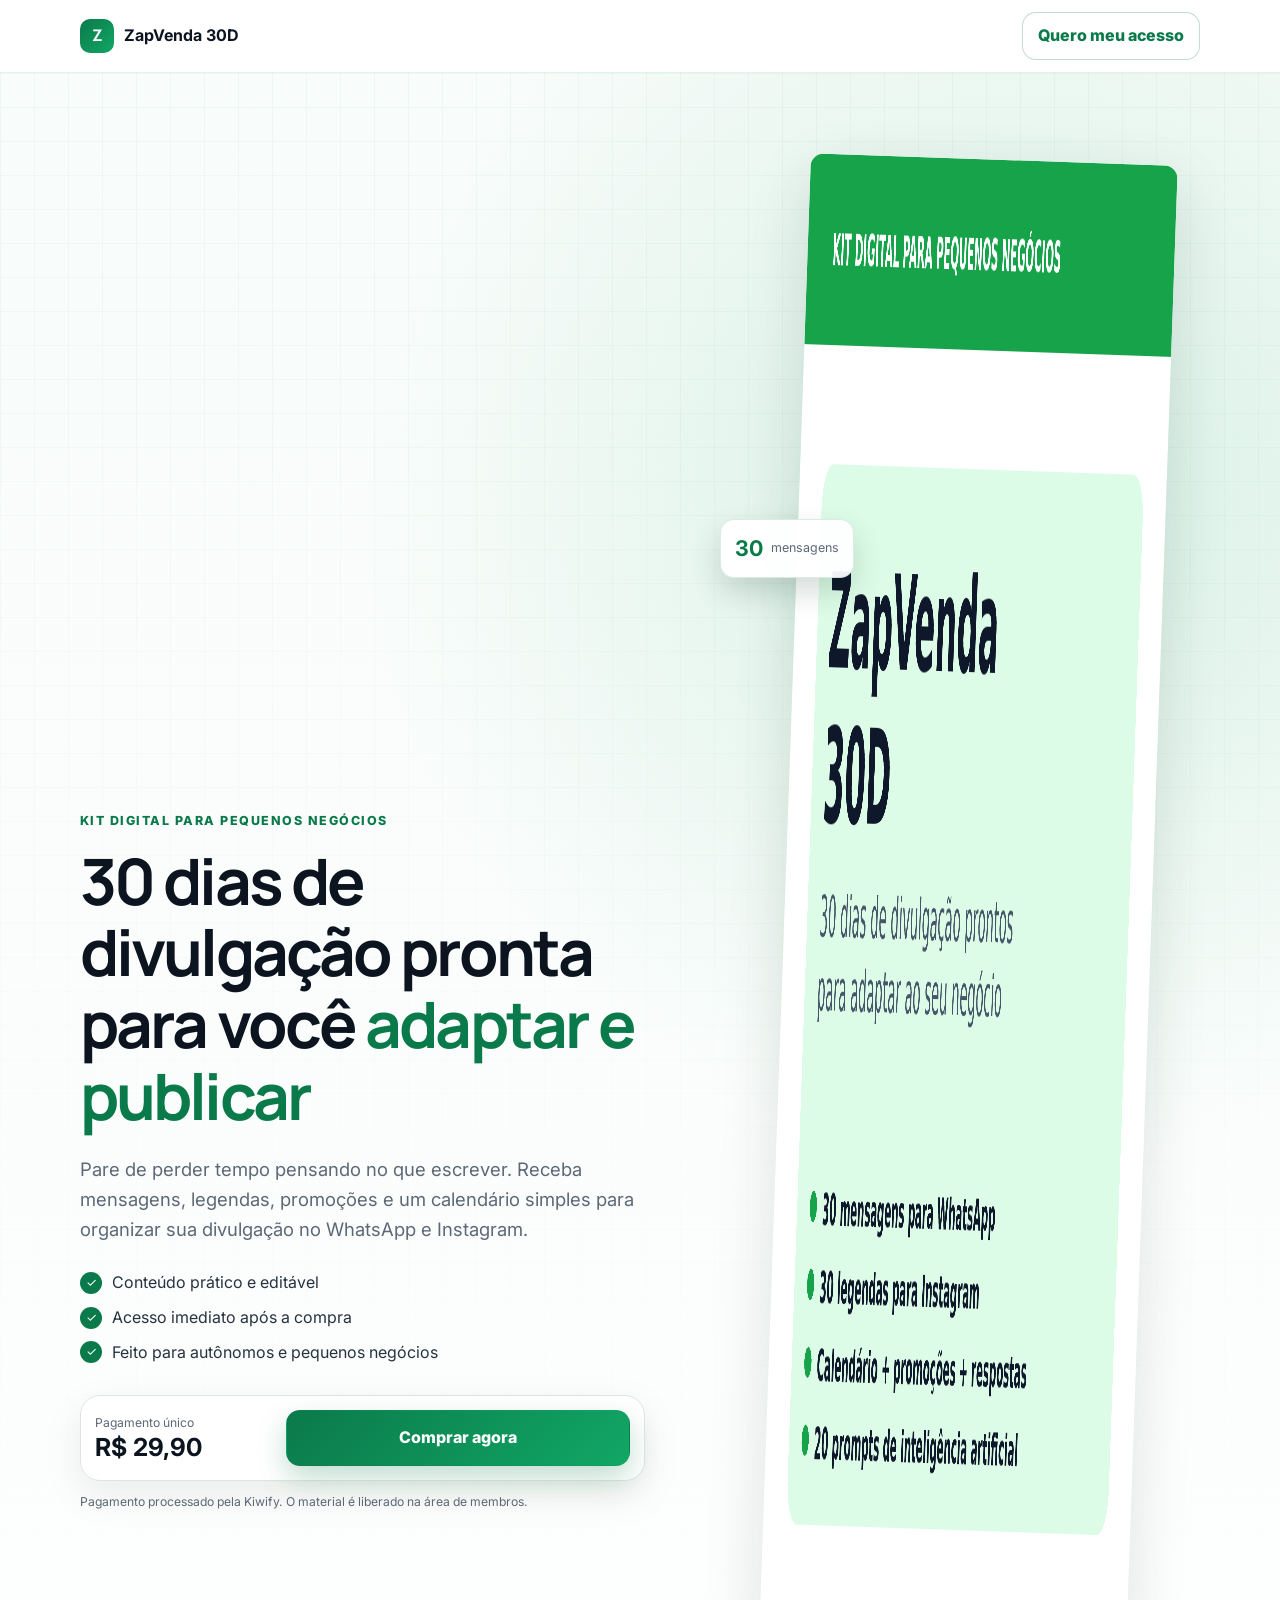
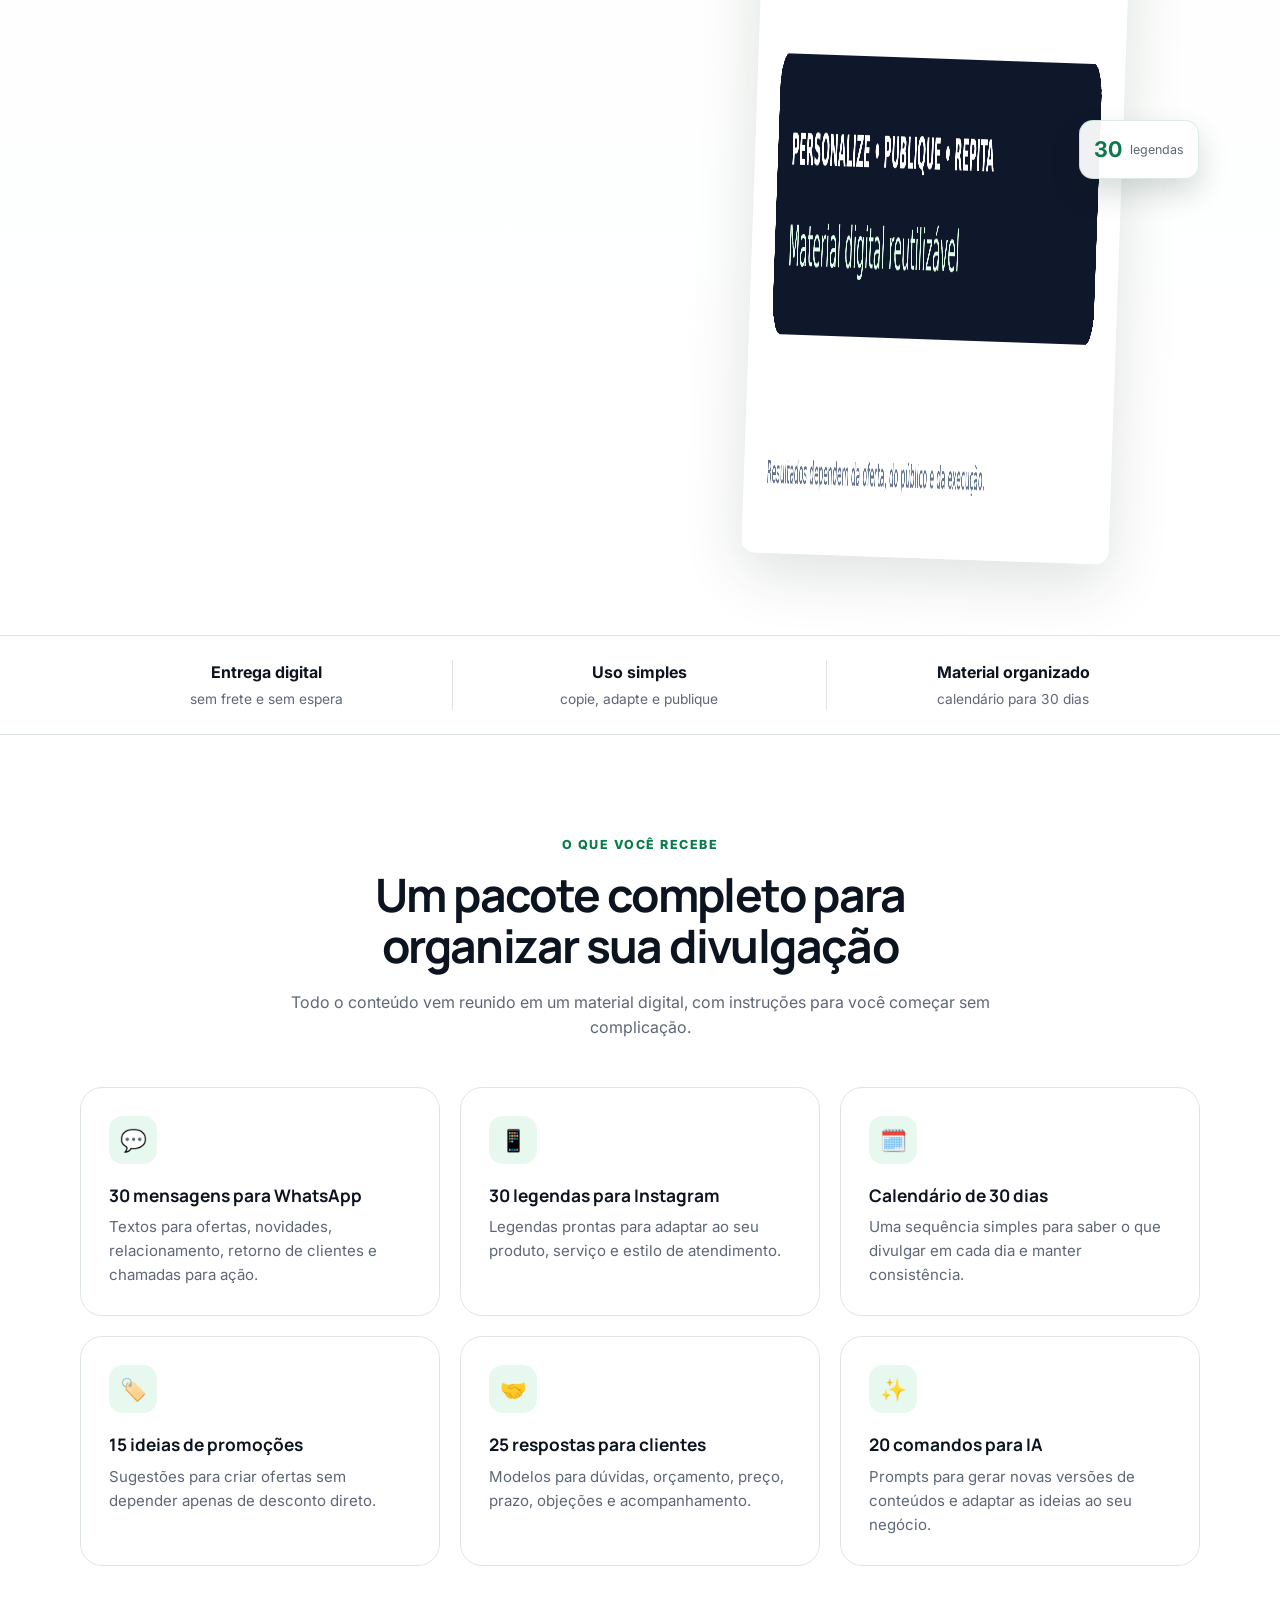
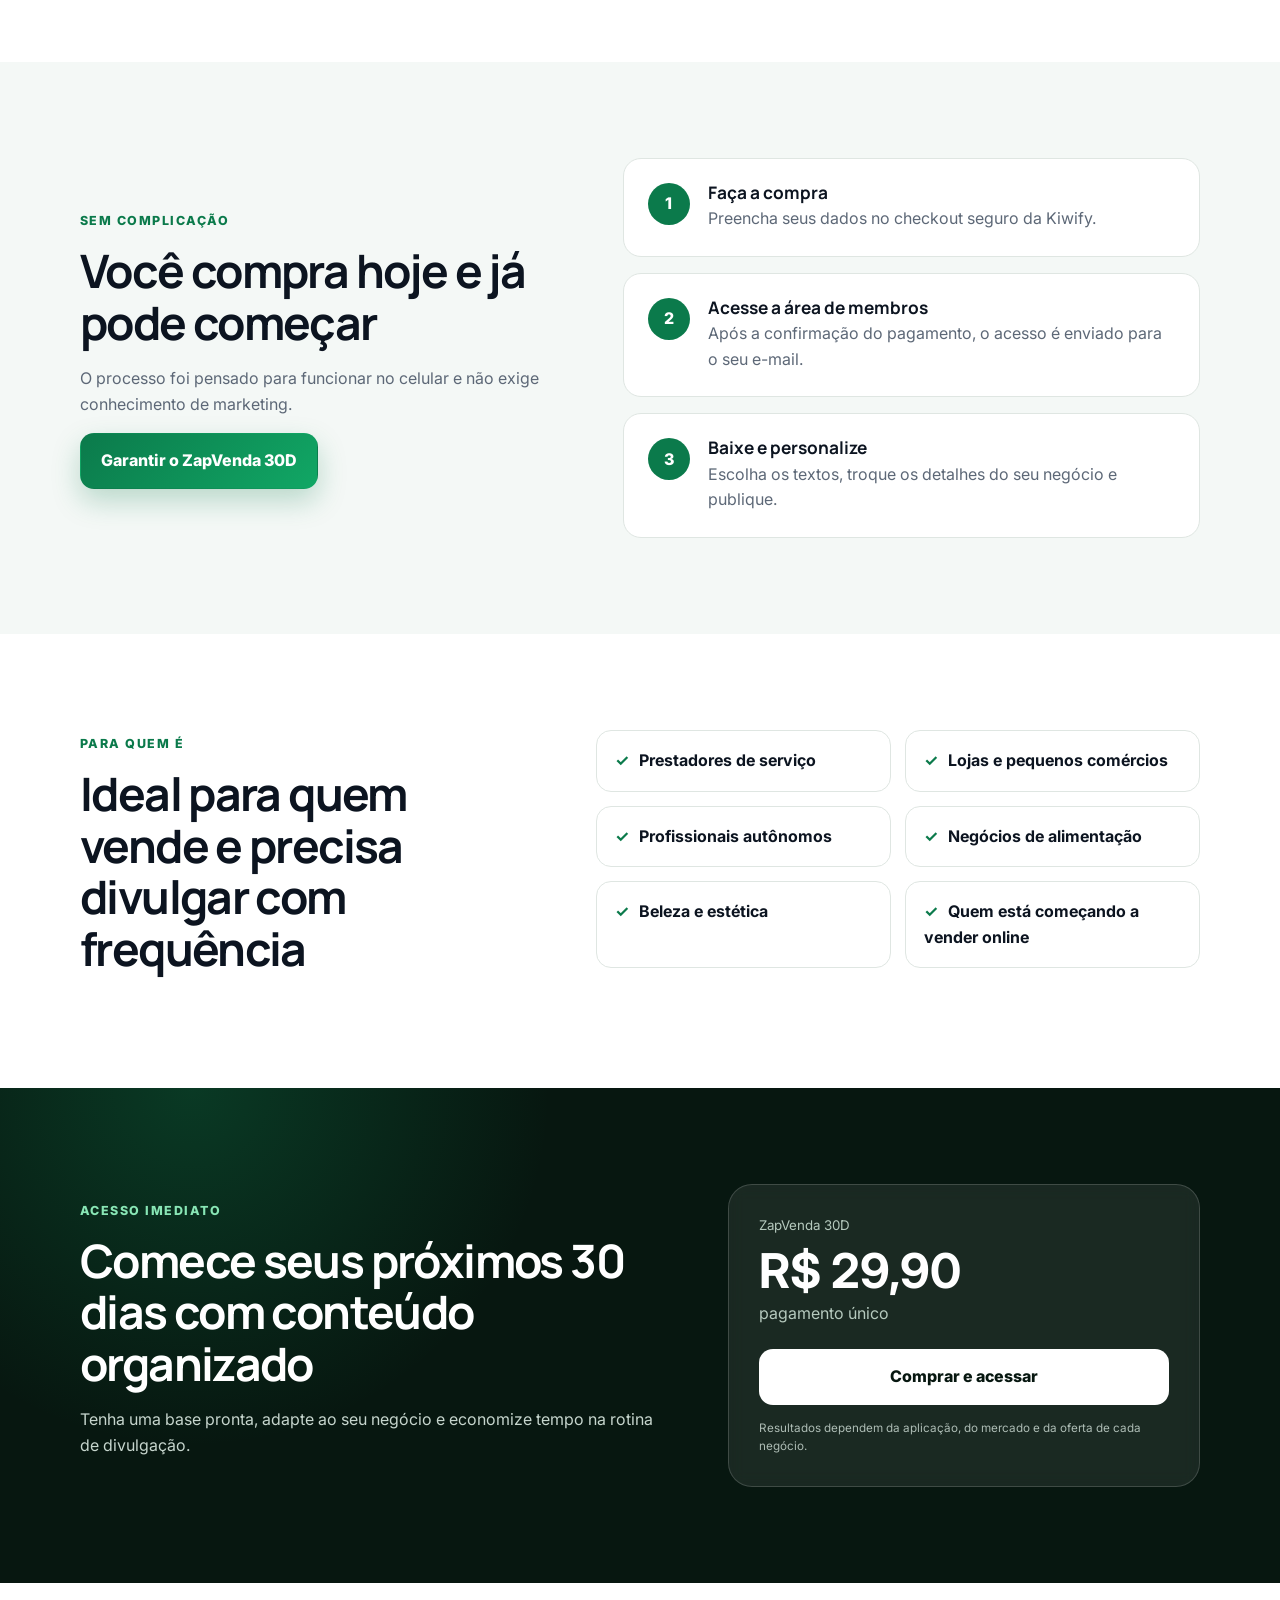
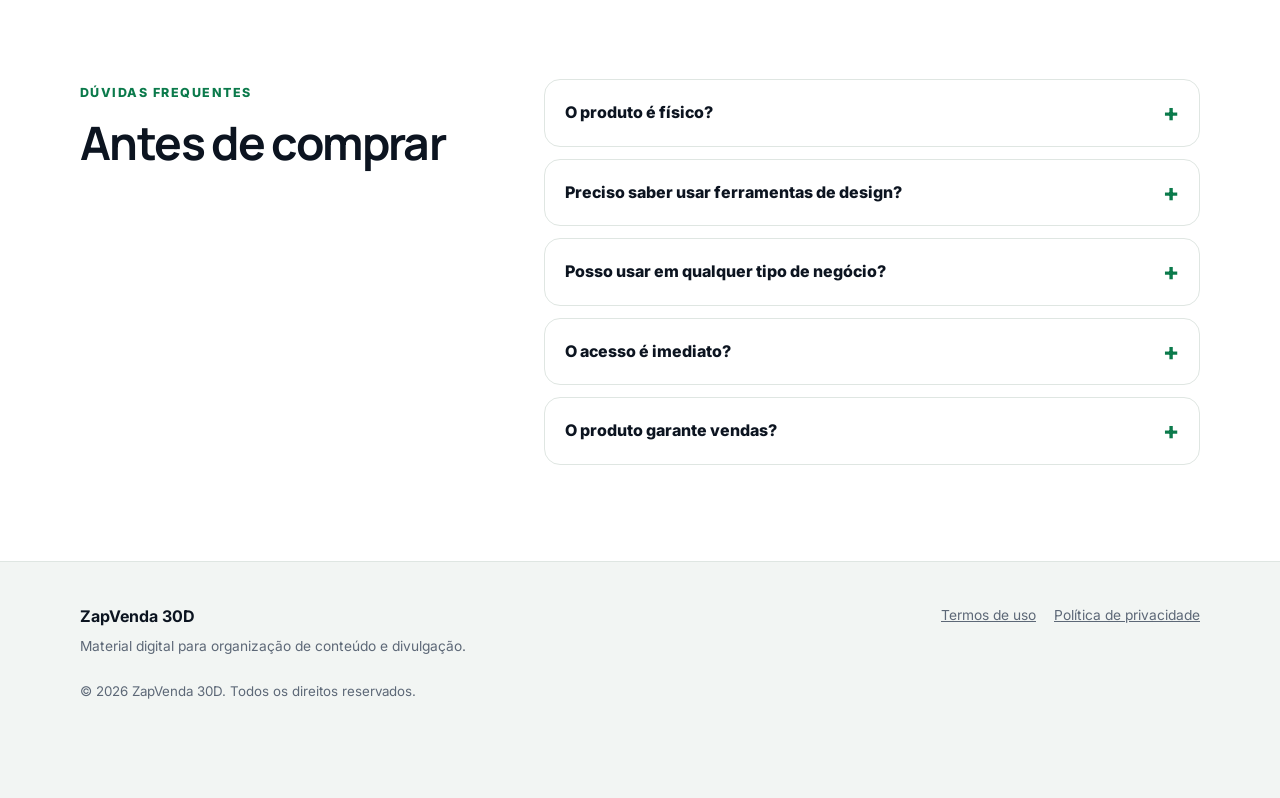
<file: index.html>
<!doctype html>
<html lang="pt-BR">
<head>
  <meta charset="utf-8">
  <meta name="viewport" content="width=device-width, initial-scale=1">
  <meta name="description" content="ZapVenda 30D: mensagens, legendas, promoções e calendário de divulgação para pequenos negócios e autônomos.">
  <meta name="theme-color" content="#0b7a4b">
  <meta property="og:title" content="ZapVenda 30D — Divulgação pronta para adaptar">
  <meta property="og:description" content="30 dias de mensagens, legendas, promoções e calendário para divulgar seu negócio com mais organização.">
  <meta property="og:type" content="website">
  <meta property="og:image" content="assets/capa-zapvenda30d.png">
  <title>ZapVenda 30D | Divulgação pronta para o seu negócio</title>
  <link rel="preconnect" href="https://fonts.googleapis.com">
  <link rel="preconnect" href="https://fonts.gstatic.com" crossorigin>
  <link href="https://fonts.googleapis.com/css2?family=Inter:wght@400;500;600;700;800&family=Manrope:wght@700;800&display=swap" rel="stylesheet">
  <link rel="stylesheet" href="styles.css">
</head>
<body>
  <header class="topbar">
    <div class="container topbar__inner">
      <a class="brand" href="#inicio" aria-label="ZapVenda 30D">
        <span class="brand__mark">Z</span>
        <span>ZapVenda <b>30D</b></span>
      </a>
      <a class="button button--small" href="https://pay.kiwify.com.br/D3jXjMT" rel="noopener">Quero meu acesso</a>
    </div>
  </header>

  <main>
    <section class="hero" id="inicio">
      <div class="container hero__grid">
        <div class="hero__copy">
          <span class="eyebrow">KIT DIGITAL PARA PEQUENOS NEGÓCIOS</span>
          <h1>30 dias de divulgação pronta para você <span>adaptar e publicar</span></h1>
          <p class="hero__lead">Pare de perder tempo pensando no que escrever. Receba mensagens, legendas, promoções e um calendário simples para organizar sua divulgação no WhatsApp e Instagram.</p>

          <div class="hero__benefits" role="list">
            <div role="listitem"><span>✓</span> Conteúdo prático e editável</div>
            <div role="listitem"><span>✓</span> Acesso imediato após a compra</div>
            <div role="listitem"><span>✓</span> Feito para autônomos e pequenos negócios</div>
          </div>

          <div class="price-card">
            <div>
              <small>Pagamento único</small>
              <strong>R$ 29,90</strong>
            </div>
            <a class="button button--primary button--wide" href="https://pay.kiwify.com.br/D3jXjMT" rel="noopener">Comprar agora</a>
          </div>
          <p class="microcopy">Pagamento processado pela Kiwify. O material é liberado na área de membros.</p>
        </div>

        <div class="hero__visual" aria-label="Capa do ZapVenda 30D">
          <div class="mockup-glow"></div>
          <img src="assets/capa-zapvenda30d.png" alt="Capa do produto ZapVenda 30D" width="1600" height="2000">
          <div class="floating-card floating-card--one"><b>30</b><span>mensagens</span></div>
          <div class="floating-card floating-card--two"><b>30</b><span>legendas</span></div>
        </div>
      </div>
    </section>

    <section class="trust-strip" aria-label="Destaques do produto">
      <div class="container trust-strip__grid">
        <div><b>Entrega digital</b><span>sem frete e sem espera</span></div>
        <div><b>Uso simples</b><span>copie, adapte e publique</span></div>
        <div><b>Material organizado</b><span>calendário para 30 dias</span></div>
      </div>
    </section>

    <section class="section" id="conteudo">
      <div class="container">
        <div class="section-heading">
          <span class="eyebrow">O QUE VOCÊ RECEBE</span>
          <h2>Um pacote completo para organizar sua divulgação</h2>
          <p>Todo o conteúdo vem reunido em um material digital, com instruções para você começar sem complicação.</p>
        </div>

        <div class="cards-grid">
          <article class="feature-card"><span class="feature-card__icon">💬</span><h3>30 mensagens para WhatsApp</h3><p>Textos para ofertas, novidades, relacionamento, retorno de clientes e chamadas para ação.</p></article>
          <article class="feature-card"><span class="feature-card__icon">📱</span><h3>30 legendas para Instagram</h3><p>Legendas prontas para adaptar ao seu produto, serviço e estilo de atendimento.</p></article>
          <article class="feature-card"><span class="feature-card__icon">🗓️</span><h3>Calendário de 30 dias</h3><p>Uma sequência simples para saber o que divulgar em cada dia e manter consistência.</p></article>
          <article class="feature-card"><span class="feature-card__icon">🏷️</span><h3>15 ideias de promoções</h3><p>Sugestões para criar ofertas sem depender apenas de desconto direto.</p></article>
          <article class="feature-card"><span class="feature-card__icon">🤝</span><h3>25 respostas para clientes</h3><p>Modelos para dúvidas, orçamento, preço, prazo, objeções e acompanhamento.</p></article>
          <article class="feature-card"><span class="feature-card__icon">✨</span><h3>20 comandos para IA</h3><p>Prompts para gerar novas versões de conteúdos e adaptar as ideias ao seu negócio.</p></article>
        </div>
      </div>
    </section>

    <section class="section section--soft" id="como-funciona">
      <div class="container steps-layout">
        <div class="section-heading section-heading--left">
          <span class="eyebrow">SEM COMPLICAÇÃO</span>
          <h2>Você compra hoje e já pode começar</h2>
          <p>O processo foi pensado para funcionar no celular e não exige conhecimento de marketing.</p>
          <a class="button button--primary" href="https://pay.kiwify.com.br/D3jXjMT" rel="noopener">Garantir o ZapVenda 30D</a>
        </div>
        <ol class="steps">
          <li><span>1</span><div><h3>Faça a compra</h3><p>Preencha seus dados no checkout seguro da Kiwify.</p></div></li>
          <li><span>2</span><div><h3>Acesse a área de membros</h3><p>Após a confirmação do pagamento, o acesso é enviado para o seu e-mail.</p></div></li>
          <li><span>3</span><div><h3>Baixe e personalize</h3><p>Escolha os textos, troque os detalhes do seu negócio e publique.</p></div></li>
        </ol>
      </div>
    </section>

    <section class="section" id="para-quem">
      <div class="container audience">
        <div>
          <span class="eyebrow">PARA QUEM É</span>
          <h2>Ideal para quem vende e precisa divulgar com frequência</h2>
        </div>
        <div class="audience__list">
          <div>Prestadores de serviço</div>
          <div>Lojas e pequenos comércios</div>
          <div>Profissionais autônomos</div>
          <div>Negócios de alimentação</div>
          <div>Beleza e estética</div>
          <div>Quem está começando a vender online</div>
        </div>
      </div>
    </section>

    <section class="section section--dark">
      <div class="container offer">
        <div>
          <span class="eyebrow eyebrow--light">ACESSO IMEDIATO</span>
          <h2>Comece seus próximos 30 dias com conteúdo organizado</h2>
          <p>Tenha uma base pronta, adapte ao seu negócio e economize tempo na rotina de divulgação.</p>
        </div>
        <div class="offer__box">
          <small>ZapVenda 30D</small>
          <strong>R$ 29,90</strong>
          <span>pagamento único</span>
          <a class="button button--light button--wide" href="https://pay.kiwify.com.br/D3jXjMT" rel="noopener">Comprar e acessar</a>
          <em>Resultados dependem da aplicação, do mercado e da oferta de cada negócio.</em>
        </div>
      </div>
    </section>

    <section class="section" id="duvidas">
      <div class="container faq-wrap">
        <div class="section-heading section-heading--left">
          <span class="eyebrow">DÚVIDAS FREQUENTES</span>
          <h2>Antes de comprar</h2>
        </div>
        <div class="faq">
          <details><summary>O produto é físico?</summary><p>Não. O ZapVenda 30D é um produto digital, acessado pela internet e baixado pela área de membros.</p></details>
          <details><summary>Preciso saber usar ferramentas de design?</summary><p>Não. O foco do material são textos, ideias e um calendário de divulgação. Você pode usar apenas o WhatsApp e o Instagram.</p></details>
          <details><summary>Posso usar em qualquer tipo de negócio?</summary><p>O material foi criado para ser adaptável. Você deve trocar nomes, preços, benefícios e detalhes para refletir corretamente o seu negócio.</p></details>
          <details><summary>O acesso é imediato?</summary><p>O acesso é liberado após a confirmação do pagamento pela plataforma.</p></details>
          <details><summary>O produto garante vendas?</summary><p>Não. Ele ajuda a organizar e acelerar a criação de conteúdo, mas os resultados variam conforme oferta, público, atendimento, execução e mercado.</p></details>
        </div>
      </div>
    </section>
  </main>

  <footer>
    <div class="container footer__inner">
      <div><b>ZapVenda 30D</b><p>Material digital para organização de conteúdo e divulgação.</p></div>
      <nav aria-label="Links legais"><a href="termos.html">Termos de uso</a><a href="politica.html">Política de privacidade</a></nav>
      <small>© <span id="year"></span> ZapVenda 30D. Todos os direitos reservados.</small>
    </div>
  </footer>

  <div class="mobile-cta" aria-label="Comprar ZapVenda 30D">
    <div><small>Pagamento único</small><b>R$ 29,90</b></div>
    <a class="button button--primary" href="https://pay.kiwify.com.br/D3jXjMT" rel="noopener">Comprar</a>
  </div>

  <script src="script.js"></script>
</body>
</html>
</file>
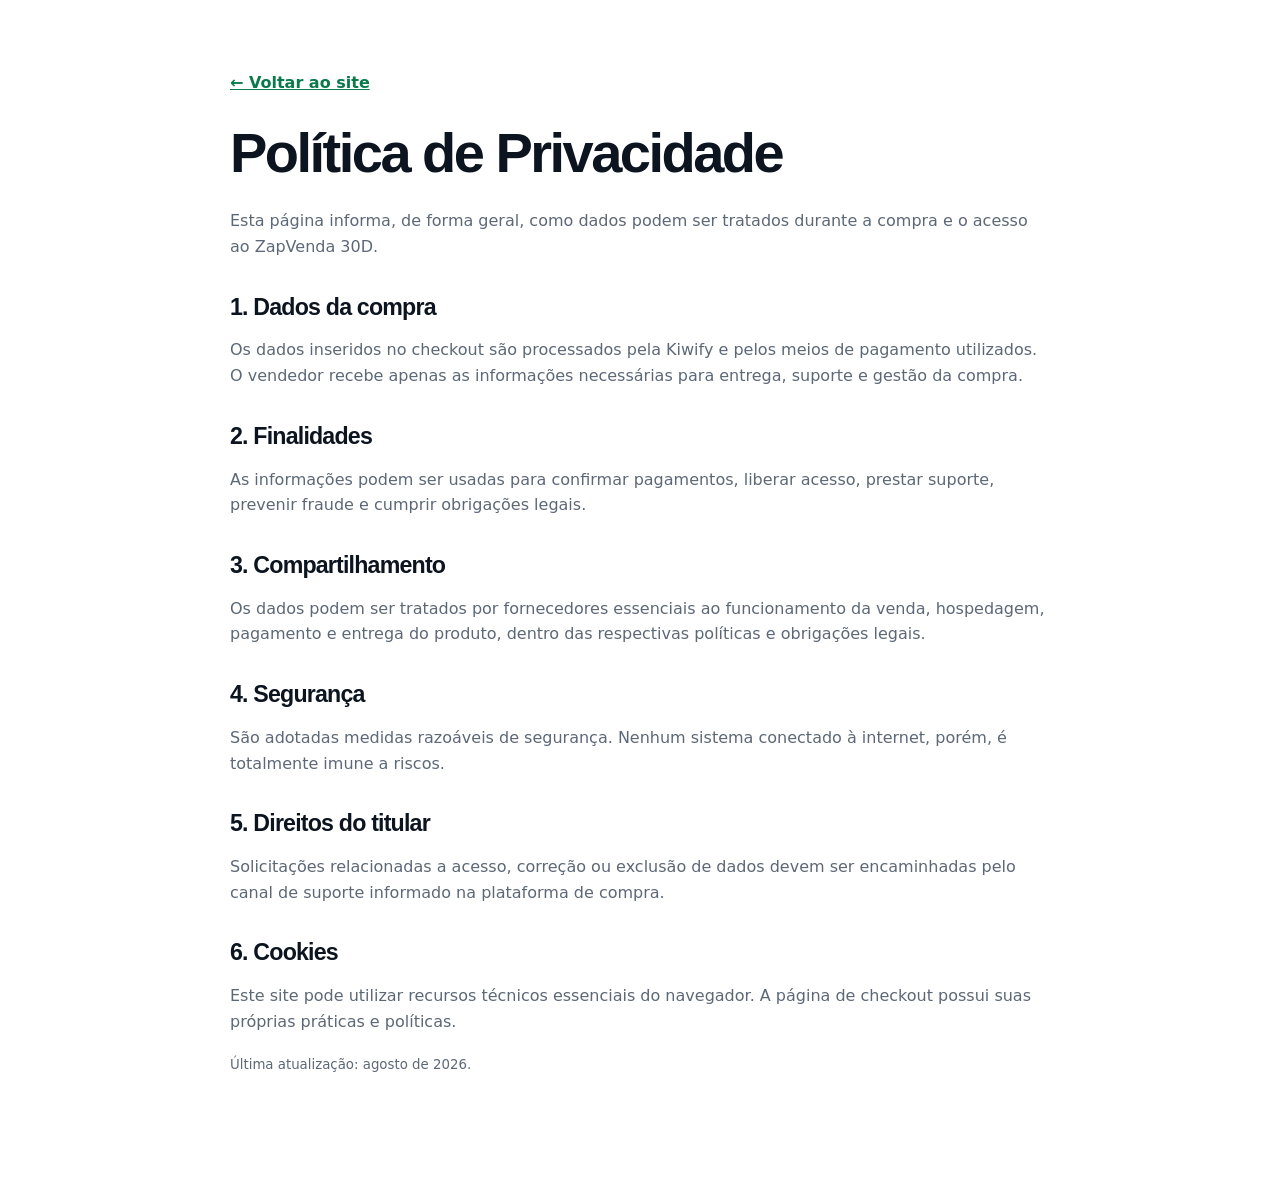
<file: politica.html>
<!doctype html><html lang="pt-BR"><head><meta charset="utf-8"><meta name="viewport" content="width=device-width,initial-scale=1"><title>Política de Privacidade | ZapVenda 30D</title><link rel="stylesheet" href="styles.css"></head><body><main class="legal"><div class="container"><article><a class="back" href="index.html">← Voltar ao site</a><h1>Política de Privacidade</h1><p>Esta página informa, de forma geral, como dados podem ser tratados durante a compra e o acesso ao ZapVenda 30D.</p><h2>1. Dados da compra</h2><p>Os dados inseridos no checkout são processados pela Kiwify e pelos meios de pagamento utilizados. O vendedor recebe apenas as informações necessárias para entrega, suporte e gestão da compra.</p><h2>2. Finalidades</h2><p>As informações podem ser usadas para confirmar pagamentos, liberar acesso, prestar suporte, prevenir fraude e cumprir obrigações legais.</p><h2>3. Compartilhamento</h2><p>Os dados podem ser tratados por fornecedores essenciais ao funcionamento da venda, hospedagem, pagamento e entrega do produto, dentro das respectivas políticas e obrigações legais.</p><h2>4. Segurança</h2><p>São adotadas medidas razoáveis de segurança. Nenhum sistema conectado à internet, porém, é totalmente imune a riscos.</p><h2>5. Direitos do titular</h2><p>Solicitações relacionadas a acesso, correção ou exclusão de dados devem ser encaminhadas pelo canal de suporte informado na plataforma de compra.</p><h2>6. Cookies</h2><p>Este site pode utilizar recursos técnicos essenciais do navegador. A página de checkout possui suas próprias práticas e políticas.</p><p><small>Última atualização: agosto de 2026.</small></p></article></div></main></body></html>
</file>
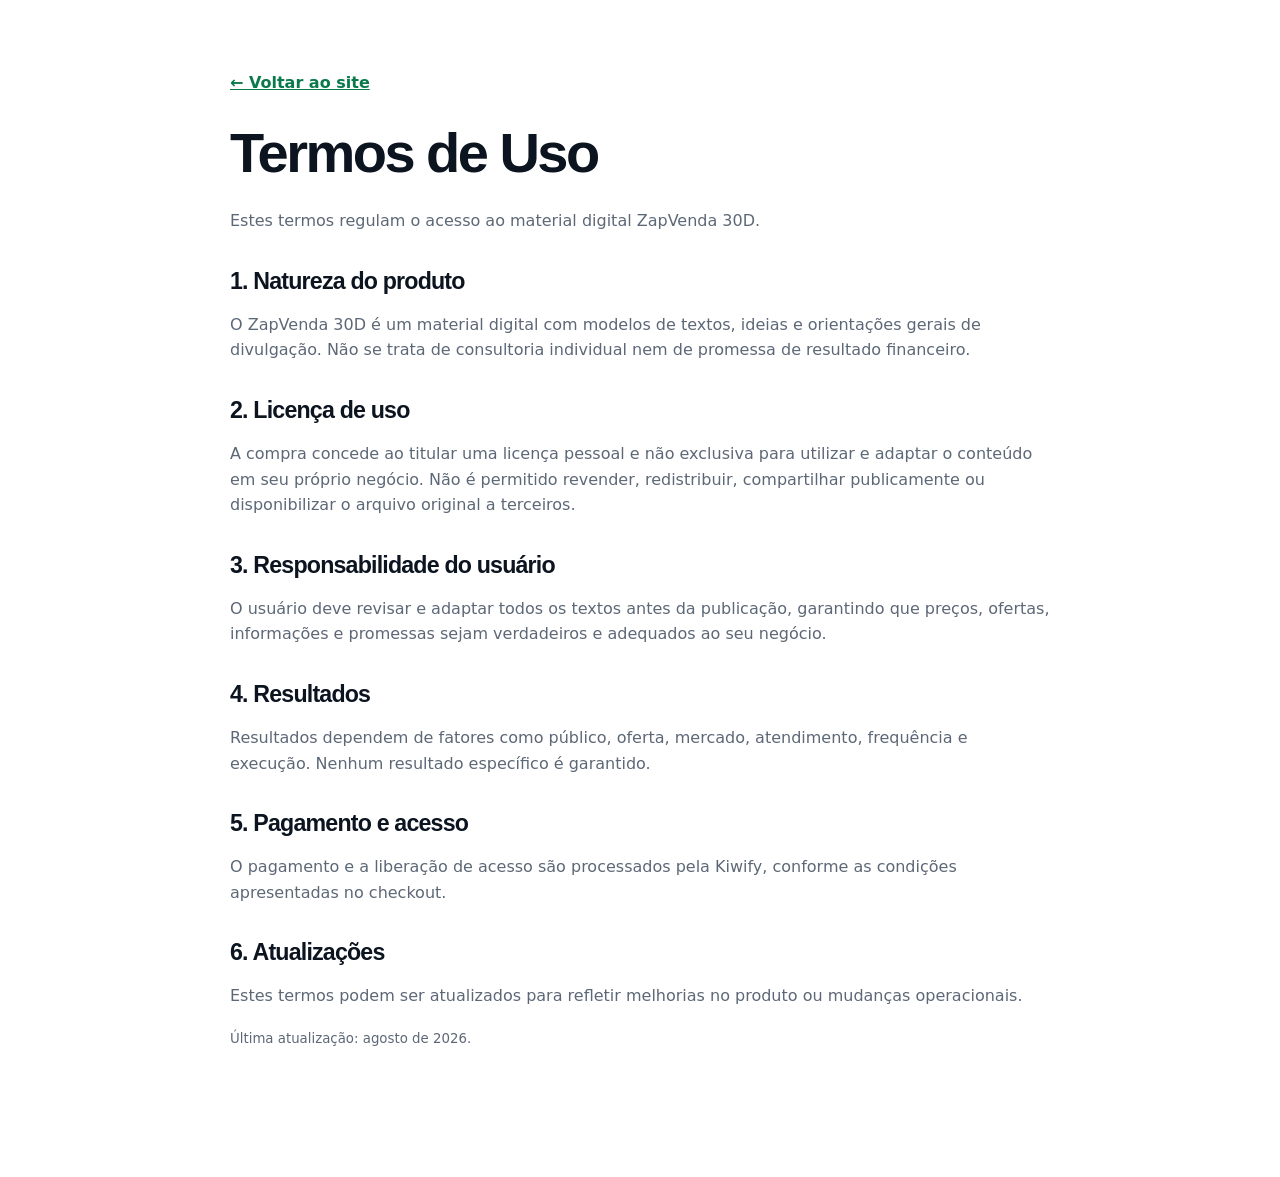
<file: termos.html>
<!doctype html><html lang="pt-BR"><head><meta charset="utf-8"><meta name="viewport" content="width=device-width,initial-scale=1"><title>Termos de Uso | ZapVenda 30D</title><link rel="stylesheet" href="styles.css"></head><body><main class="legal"><div class="container"><article><a class="back" href="index.html">← Voltar ao site</a><h1>Termos de Uso</h1><p>Estes termos regulam o acesso ao material digital ZapVenda 30D.</p><h2>1. Natureza do produto</h2><p>O ZapVenda 30D é um material digital com modelos de textos, ideias e orientações gerais de divulgação. Não se trata de consultoria individual nem de promessa de resultado financeiro.</p><h2>2. Licença de uso</h2><p>A compra concede ao titular uma licença pessoal e não exclusiva para utilizar e adaptar o conteúdo em seu próprio negócio. Não é permitido revender, redistribuir, compartilhar publicamente ou disponibilizar o arquivo original a terceiros.</p><h2>3. Responsabilidade do usuário</h2><p>O usuário deve revisar e adaptar todos os textos antes da publicação, garantindo que preços, ofertas, informações e promessas sejam verdadeiros e adequados ao seu negócio.</p><h2>4. Resultados</h2><p>Resultados dependem de fatores como público, oferta, mercado, atendimento, frequência e execução. Nenhum resultado específico é garantido.</p><h2>5. Pagamento e acesso</h2><p>O pagamento e a liberação de acesso são processados pela Kiwify, conforme as condições apresentadas no checkout.</p><h2>6. Atualizações</h2><p>Estes termos podem ser atualizados para refletir melhorias no produto ou mudanças operacionais.</p><p><small>Última atualização: agosto de 2026.</small></p></article></div></main></body></html>
</file>
<file: styles.css>
:root {
  --green: #0b7a4b;
  --green-2: #11a765;
  --green-3: #e7f8ef;
  --ink: #0c1420;
  --muted: #5d6877;
  --line: #dfe6e2;
  --soft: #f4f8f6;
  --white: #ffffff;
  --dark: #071710;
  --shadow: 0 20px 60px rgba(6, 38, 24, .13);
}
* { box-sizing: border-box; }
html { scroll-behavior: smooth; }
body { margin: 0; font-family: Inter, system-ui, -apple-system, Segoe UI, sans-serif; color: var(--ink); background: var(--white); line-height: 1.6; }
a { color: inherit; }
img { max-width: 100%; display: block; }
.container { width: min(1120px, calc(100% - 40px)); margin: 0 auto; }
.topbar { position: sticky; top: 0; z-index: 50; background: rgba(255,255,255,.92); backdrop-filter: blur(14px); border-bottom: 1px solid rgba(11,122,75,.1); }
.topbar__inner { height: 72px; display: flex; align-items: center; justify-content: space-between; gap: 18px; }
.brand { display: inline-flex; align-items: center; gap: 10px; text-decoration: none; font-weight: 700; }
.brand__mark { width: 34px; height: 34px; border-radius: 10px; display: grid; place-items: center; color: white; background: linear-gradient(135deg,var(--green),var(--green-2)); font-family: Manrope,sans-serif; }
.button { display: inline-flex; align-items: center; justify-content: center; gap: 8px; border-radius: 14px; padding: 14px 20px; font-weight: 800; text-decoration: none; border: 1px solid transparent; transition: .2s ease; cursor: pointer; }
.button:hover { transform: translateY(-2px); }
.button--small { padding: 10px 15px; color: var(--green); border-color: rgba(11,122,75,.25); background: #fff; }
.button--primary { background: linear-gradient(135deg,var(--green),var(--green-2)); color: #fff; box-shadow: 0 12px 28px rgba(11,122,75,.25); }
.button--light { background: #fff; color: var(--dark); }
.button--wide { width: 100%; }
.hero { position: relative; overflow: hidden; padding: 86px 0 76px; background: radial-gradient(circle at 80% 20%, rgba(17,167,101,.15), transparent 33%), linear-gradient(180deg,#f8fcfa 0%, #fff 100%); }
.hero:before { content:""; position:absolute; inset:0; background-image: linear-gradient(rgba(11,122,75,.04) 1px, transparent 1px), linear-gradient(90deg, rgba(11,122,75,.04) 1px, transparent 1px); background-size: 34px 34px; mask-image: linear-gradient(to bottom, black, transparent 75%); pointer-events:none; }
.hero__grid { position:relative; display:grid; grid-template-columns: 1.08fr .92fr; align-items:center; gap:74px; }
.eyebrow { display:inline-block; color: var(--green); font-size:.78rem; letter-spacing:.12em; font-weight:800; margin-bottom:14px; }
.eyebrow--light { color:#88e6b5; }
h1,h2,h3 { font-family: Manrope, Inter, sans-serif; line-height:1.12; margin-top:0; }
h1 { font-size: clamp(2.65rem, 5vw, 4.75rem); letter-spacing:-.045em; margin-bottom:24px; }
h1 span { color:var(--green); }
h2 { font-size: clamp(2rem, 3.6vw, 3.2rem); letter-spacing:-.035em; margin-bottom:18px; }
h3 { font-size:1.08rem; margin-bottom:10px; }
p { margin-top:0; color:var(--muted); }
.hero__lead { font-size:1.16rem; max-width:700px; }
.hero__benefits { display:grid; gap:9px; margin:26px 0 30px; color:#273241; }
.hero__benefits div { display:flex; align-items:center; gap:10px; }
.hero__benefits span { width:22px; height:22px; display:grid; place-items:center; border-radius:50%; color:#fff; background:var(--green); font-size:.78rem; }
.price-card { display:grid; grid-template-columns: .68fr 1.32fr; gap:14px; align-items:center; max-width:570px; padding:14px; border:1px solid var(--line); border-radius:20px; background:#fff; box-shadow:0 14px 40px rgba(7,23,16,.08); }
.price-card small { display:block; color:var(--muted); font-size:.76rem; }
.price-card strong { display:block; font-size:1.55rem; line-height:1.2; }
.microcopy { font-size:.76rem; margin:11px 0 0; }
.hero__visual { position:relative; width:min(100%,470px); margin-inline:auto; }
.hero__visual img { position:relative; z-index:2; width:78%; margin:auto; border-radius:13px; box-shadow:var(--shadow); transform:rotate(2deg); }
.mockup-glow { position:absolute; z-index:0; width:78%; aspect-ratio:1; top:12%; left:11%; background:radial-gradient(circle,rgba(17,167,101,.34),transparent 65%); filter:blur(25px); }
.floating-card { position:absolute; z-index:3; display:flex; align-items:center; gap:8px; padding:11px 14px; border-radius:14px; background:rgba(255,255,255,.94); box-shadow:0 14px 30px rgba(5,40,24,.16); border:1px solid rgba(11,122,75,.14); }
.floating-card b { color:var(--green); font-size:1.35rem; }
.floating-card span { font-size:.78rem; color:var(--muted); }
.floating-card--one { top:18%; left:-1%; }
.floating-card--two { right:-1%; bottom:19%; }
.trust-strip { border-block:1px solid var(--line); background:#fff; }
.trust-strip__grid { display:grid; grid-template-columns:repeat(3,1fr); padding:24px 0; }
.trust-strip__grid div { display:grid; gap:2px; text-align:center; padding:0 18px; border-right:1px solid var(--line); }
.trust-strip__grid div:last-child { border-right:0; }
.trust-strip span { color:var(--muted); font-size:.86rem; }
.section { padding:96px 0; }
.section--soft { background:var(--soft); }
.section--dark { background: radial-gradient(circle at 15% 0%, rgba(17,167,101,.24),transparent 30%), var(--dark); color:#fff; }
.section--dark p { color:#c6d5cd; }
.section-heading { max-width:720px; text-align:center; margin:0 auto 46px; }
.section-heading--left { text-align:left; margin:0; }
.cards-grid { display:grid; grid-template-columns:repeat(3,1fr); gap:20px; }
.feature-card { padding:28px; border-radius:22px; border:1px solid var(--line); background:#fff; transition:.2s ease; }
.feature-card:hover { transform:translateY(-4px); box-shadow:0 20px 45px rgba(5,40,24,.08); }
.feature-card__icon { display:grid; place-items:center; width:48px; height:48px; border-radius:14px; background:var(--green-3); margin-bottom:22px; font-size:1.35rem; }
.feature-card p { margin-bottom:0; font-size:.94rem; }
.steps-layout { display:grid; grid-template-columns:.9fr 1.1fr; gap:70px; align-items:center; }
.steps { list-style:none; margin:0; padding:0; display:grid; gap:16px; }
.steps li { display:grid; grid-template-columns:auto 1fr; gap:18px; padding:24px; border-radius:18px; background:#fff; border:1px solid var(--line); }
.steps li > span { width:42px; height:42px; display:grid; place-items:center; border-radius:50%; background:var(--green); color:#fff; font-weight:800; }
.steps h3 { margin-bottom:4px; }
.steps p { margin:0; }
.audience { display:grid; grid-template-columns:.85fr 1.15fr; gap:70px; align-items:start; }
.audience__list { display:grid; grid-template-columns:1fr 1fr; gap:14px; }
.audience__list div { padding:17px 18px; border:1px solid var(--line); border-radius:15px; font-weight:700; background:#fff; }
.audience__list div:before { content:"✓"; color:var(--green); margin-right:10px; }
.offer { display:grid; grid-template-columns:1.1fr .9fr; gap:70px; align-items:center; }
.offer__box { padding:30px; border-radius:24px; background:rgba(255,255,255,.08); border:1px solid rgba(255,255,255,.16); backdrop-filter:blur(8px); }
.offer__box small,.offer__box span { display:block; color:#b6cabe; }
.offer__box strong { display:block; font-size:3rem; line-height:1.1; margin:8px 0 4px; }
.offer__box .button { margin-top:22px; }
.offer__box em { display:block; color:#aebdb5; font-size:.73rem; margin-top:14px; font-style:normal; }
.faq-wrap { display:grid; grid-template-columns:.75fr 1.25fr; gap:70px; align-items:start; }
.faq { display:grid; gap:12px; }
.faq details { border:1px solid var(--line); border-radius:16px; padding:0 20px; background:#fff; }
.faq summary { cursor:pointer; list-style:none; font-weight:800; padding:20px 36px 20px 0; position:relative; }
.faq summary:after { content:"+"; position:absolute; right:0; top:14px; font-size:1.5rem; color:var(--green); }
.faq details[open] summary:after { content:"−"; }
.faq details p { padding:0 0 18px; margin:0; }
footer { background:#f2f5f3; border-top:1px solid var(--line); padding:42px 0 96px; }
.footer__inner { display:grid; grid-template-columns:1fr auto; gap:24px; align-items:start; }
.footer__inner p { margin:5px 0 0; font-size:.86rem; }
.footer__inner nav { display:flex; gap:18px; }
.footer__inner nav a { color:var(--muted); font-size:.86rem; }
.footer__inner small { grid-column:1/-1; color:var(--muted); }
.mobile-cta { display:none; }
.legal { padding:70px 0 110px; }
.legal article { max-width:820px; margin:auto; }
.legal h1 { font-size:clamp(2.2rem,5vw,3.5rem); }
.legal h2 { font-size:1.45rem; margin-top:34px; }
.legal .back { display:inline-block; margin-bottom:26px; color:var(--green); font-weight:800; }
@media (max-width: 900px) {
  .hero { padding-top:56px; }
  .hero__grid,.steps-layout,.audience,.offer,.faq-wrap { grid-template-columns:1fr; gap:46px; }
  .hero__copy { text-align:left; }
  .hero__visual { max-width:440px; }
  .cards-grid { grid-template-columns:1fr 1fr; }
  .section-heading--left { max-width:700px; }
}
@media (max-width: 640px) {
  .container { width:min(100% - 28px,1120px); }
  .topbar__inner { height:64px; }
  .topbar .button--small { display:none; }
  .hero { padding:48px 0 58px; }
  h1 { font-size:2.55rem; }
  .hero__lead { font-size:1rem; }
  .price-card { grid-template-columns:1fr; }
  .hero__visual img { width:82%; }
  .floating-card--one { left:0; }
  .floating-card--two { right:0; }
  .trust-strip__grid { grid-template-columns:1fr; gap:16px; padding:22px 0; }
  .trust-strip__grid div { border-right:0; padding-bottom:16px; border-bottom:1px solid var(--line); }
  .trust-strip__grid div:last-child { border-bottom:0; padding-bottom:0; }
  .section { padding:72px 0; }
  .cards-grid,.audience__list { grid-template-columns:1fr; }
  .feature-card { padding:24px; }
  .footer__inner { grid-template-columns:1fr; }
  .footer__inner nav { flex-direction:column; gap:8px; }
  .footer__inner small { grid-column:auto; }
  footer { padding-bottom:112px; }
  .mobile-cta { position:fixed; z-index:60; left:10px; right:10px; bottom:10px; display:flex; align-items:center; justify-content:space-between; gap:12px; padding:10px 11px 10px 16px; border:1px solid rgba(11,122,75,.16); border-radius:18px; background:rgba(255,255,255,.96); backdrop-filter:blur(12px); box-shadow:0 16px 40px rgba(7,23,16,.22); }
  .mobile-cta small { display:block; font-size:.65rem; color:var(--muted); }
  .mobile-cta b { font-size:1.05rem; }
  .mobile-cta .button { padding:12px 18px; }
}
@media (prefers-reduced-motion: reduce) {
  html { scroll-behavior:auto; }
  .button,.feature-card { transition:none; }
}
</file>
